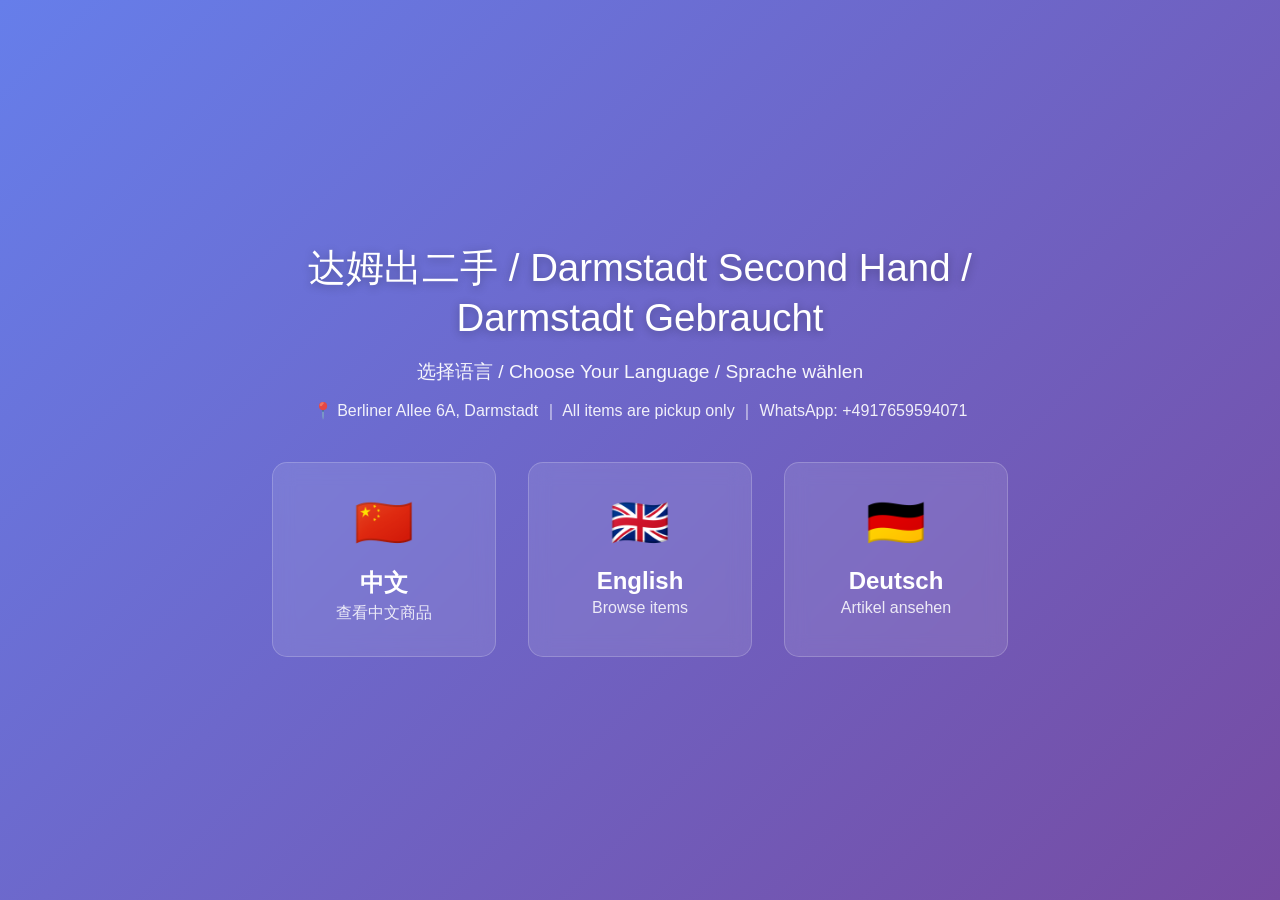
<file: index.html>
<!DOCTYPE html>
<html lang="en">
<head>
    <meta charset="UTF-8">
    <meta name="viewport" content="width=device-width, initial-scale=1.0">
    <title>达姆出二手 | Darmstadt Second Hand | Darmstadt Gebraucht</title>

    <style>
        * {
            margin: 0;
            padding: 0;
            box-sizing: border-box;
        }

        body {
            font-family: -apple-system, BlinkMacSystemFont, 'Segoe UI', Roboto, sans-serif;
            background: linear-gradient(135deg, #667eea 0%, #764ba2 100%);
            min-height: 100vh;
            display: flex;
            align-items: center;
            justify-content: center;
            color: white;
        }

        .language-selector {
            text-align: center;
            max-width: 800px;
            padding: 2rem;
        }

        .main-title {
            font-size: 2.4rem;
            margin-bottom: 1rem;
            font-weight: 300;
            text-shadow: 0 2px 10px rgba(0,0,0,0.3);
            line-height: 1.3;
        }

        .subtitle {
            font-size: 1.2rem;
            margin-bottom: 1rem;
            opacity: 0.95;
        }

        .info {
            font-size: 1rem;
            margin-bottom: 2.5rem;
            opacity: 0.9;
        }

        .language-options {
            display: grid;
            grid-template-columns: repeat(auto-fit, minmax(220px, 1fr));
            gap: 2rem;
            margin-top: 2rem;
        }

        .language-card {
            background: rgba(255, 255, 255, 0.1);
            backdrop-filter: blur(10px);
            border-radius: 15px;
            padding: 2rem;
            text-decoration: none;
            color: white;
            transition: all 0.3s ease;
            border: 1px solid rgba(255, 255, 255, 0.2);
        }

        .language-card:hover {
            transform: translateY(-5px);
            background: rgba(255, 255, 255, 0.2);
            box-shadow: 0 10px 30px rgba(0,0,0,0.3);
        }

        .language-flag {
            font-size: 3rem;
            margin-bottom: 1rem;
        }

        .language-name {
            font-size: 1.5rem;
            font-weight: 600;
        }

        .language-desc {
            font-size: 1rem;
            opacity: 0.85;
            margin-top: 0.3rem;
        }

        @media (max-width: 768px) {
            .main-title {
                font-size: 2rem;
            }

            .language-options {
                grid-template-columns: 1fr;
            }
        }
    </style>
</head>

<body>
    <div class="language-selector">

        <!-- 大标题（三语） -->
        <h1 class="main-title">
            达姆出二手 / Darmstadt Second Hand / Darmstadt Gebraucht
        </h1>

        <!-- 说明 -->
        <p class="subtitle">
            选择语言 / Choose Your Language / Sprache wählen
        </p>

        <!-- 联系方式 + 自取 -->
        <p class="info">
            📍 Berliner Allee 6A, Darmstadt ｜ All items are pickup only ｜ WhatsApp: +4917659594071
        </p>

        <!-- 语言选择 -->
        <div class="language-options">

            <a href="zh/" class="language-card">
                <div class="language-flag">🇨🇳</div>
                <div class="language-name">中文</div>
                <div class="language-desc">查看中文商品</div>
            </a>

            <a href="en/" class="language-card">
                <div class="language-flag">🇬🇧</div>
                <div class="language-name">English</div>
                <div class="language-desc">Browse items</div>
            </a>

            <a href="de/" class="language-card">
                <div class="language-flag">🇩🇪</div>
                <div class="language-name">Deutsch</div>
                <div class="language-desc">Artikel ansehen</div>
            </a>

        </div>
    </div>
</body>
</html>
</file>
